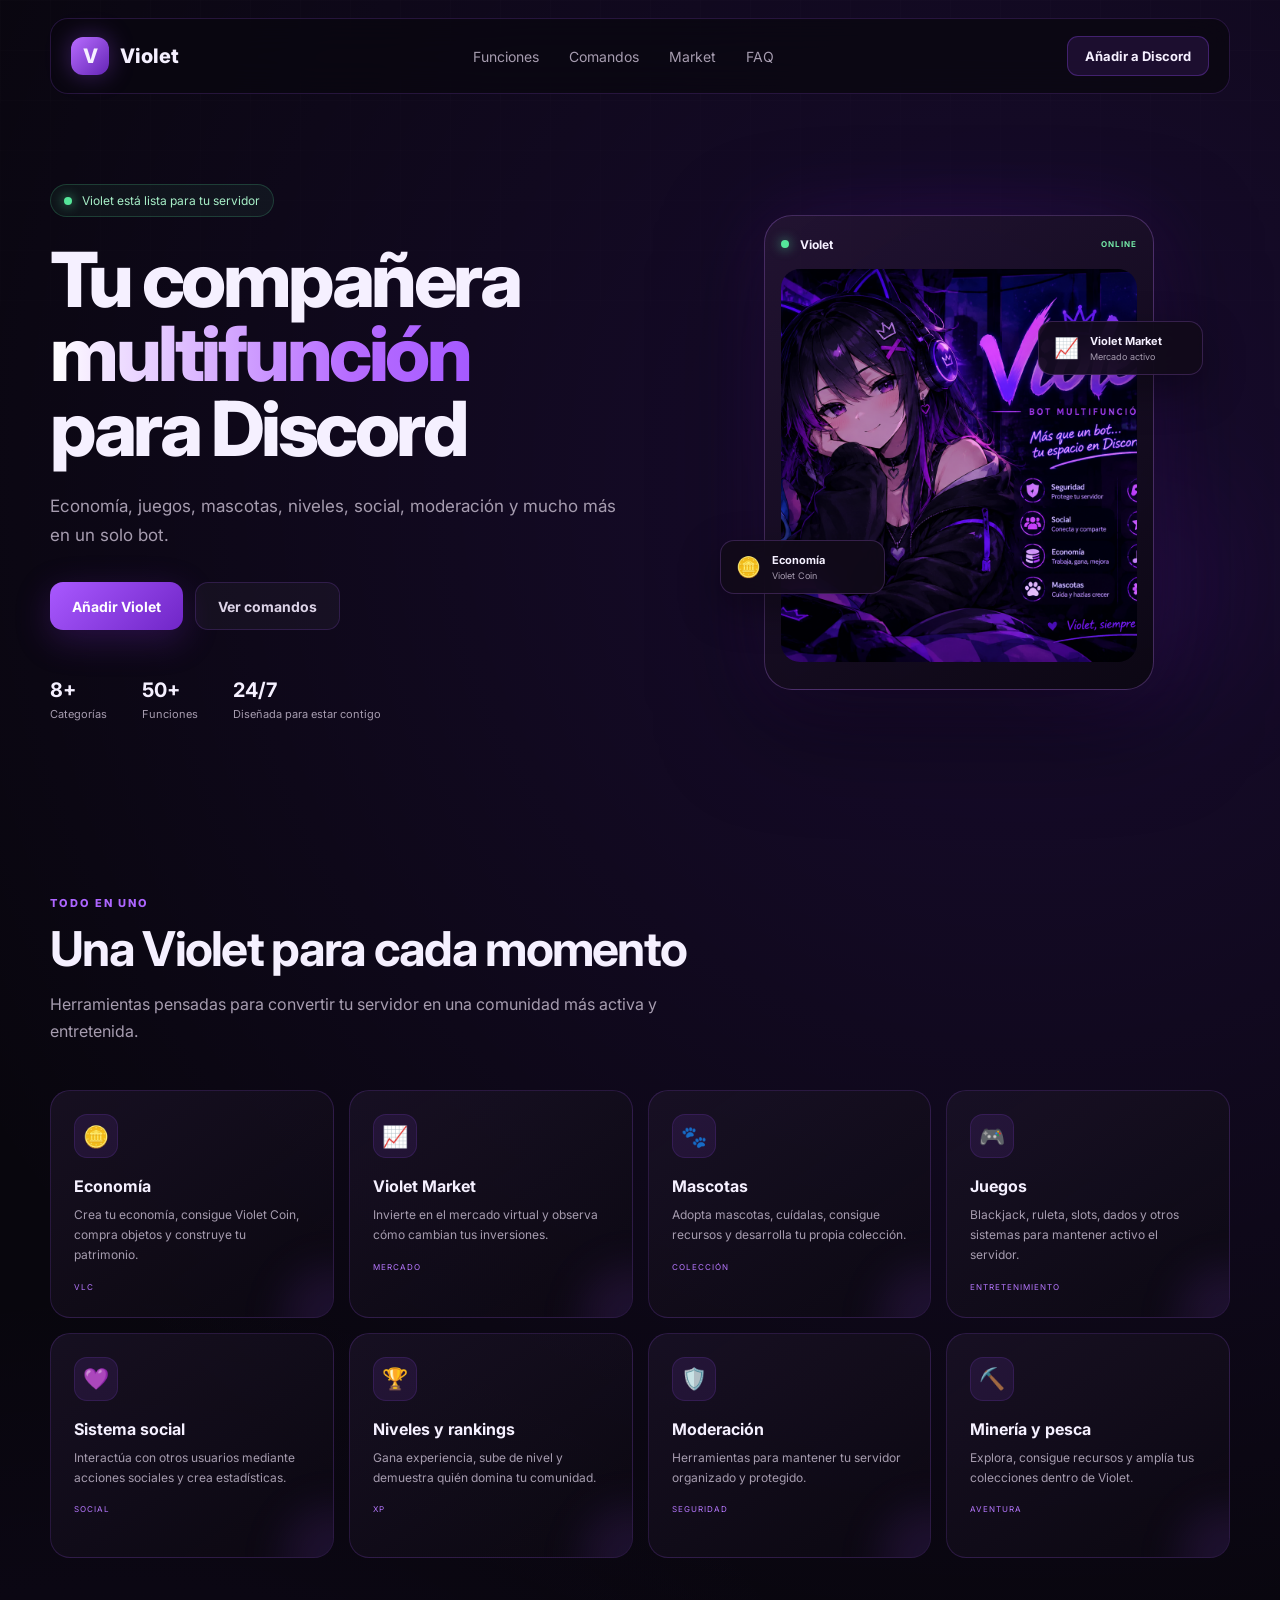
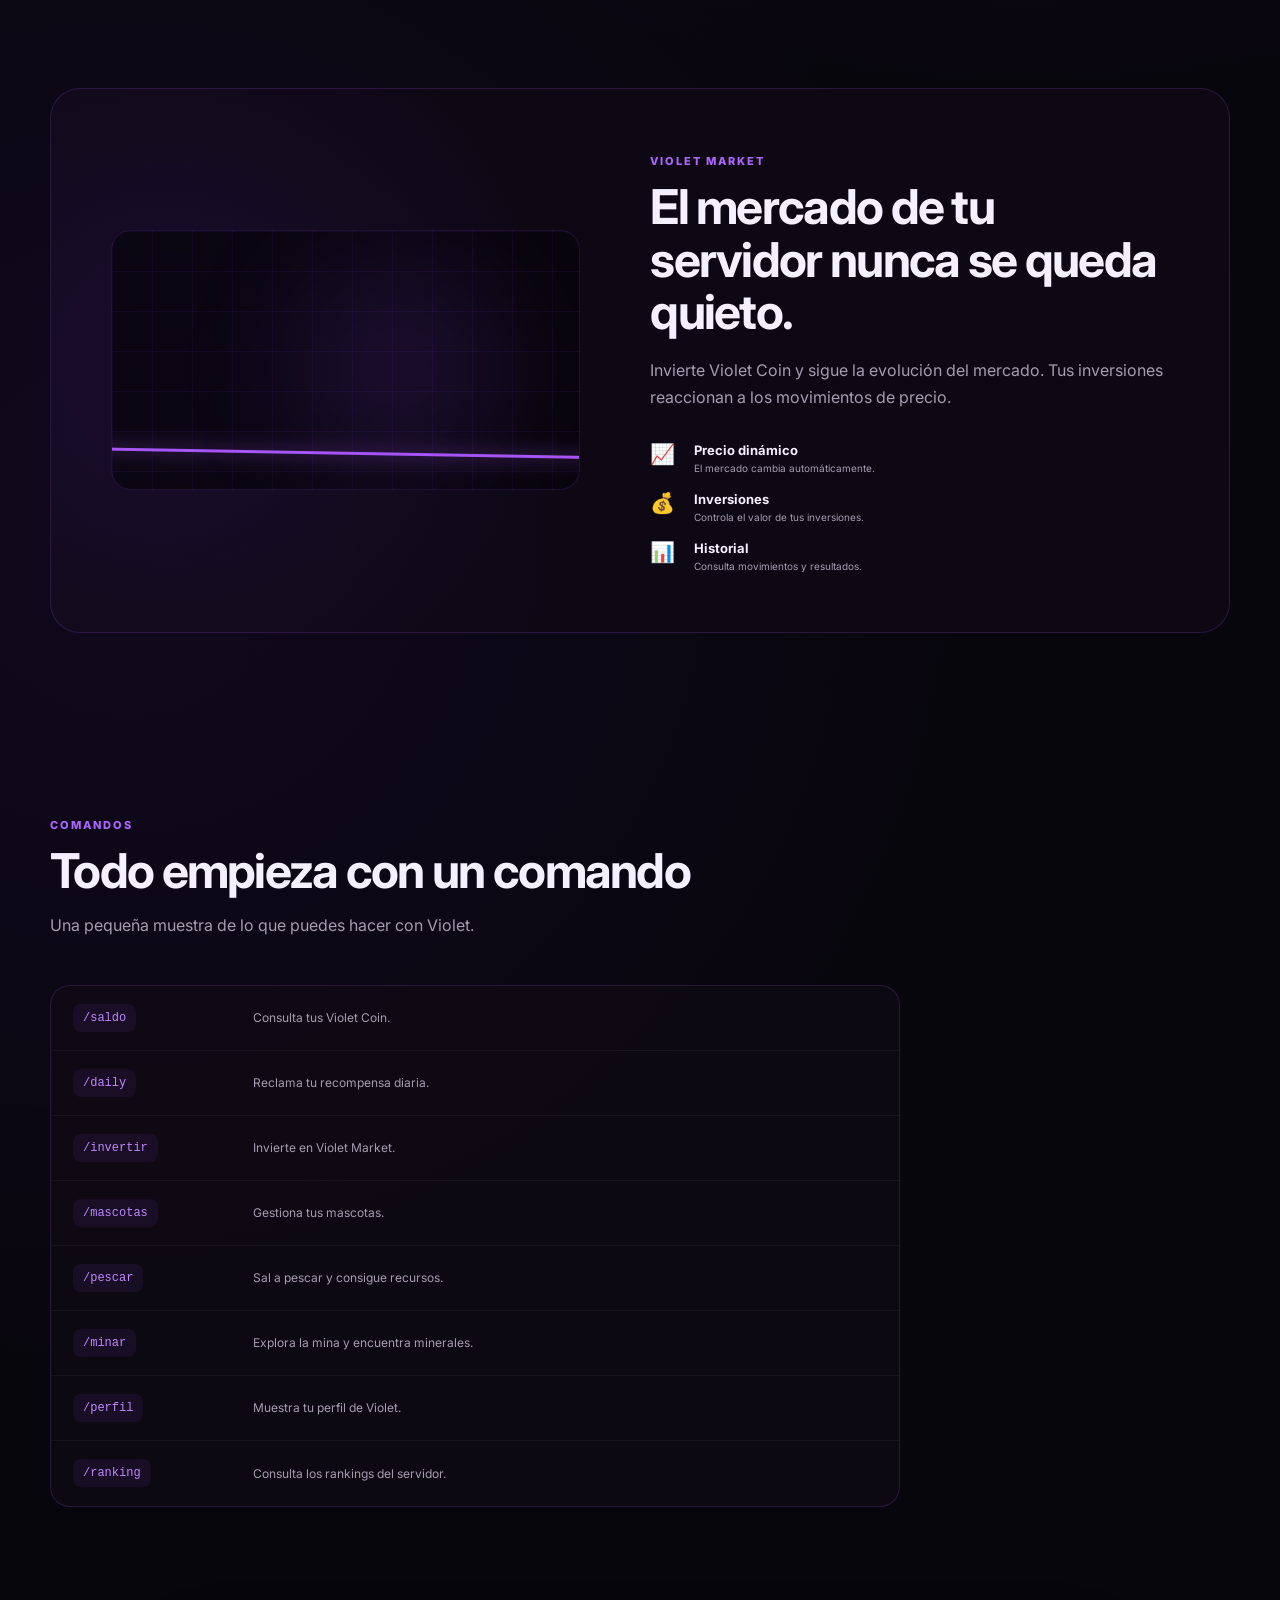
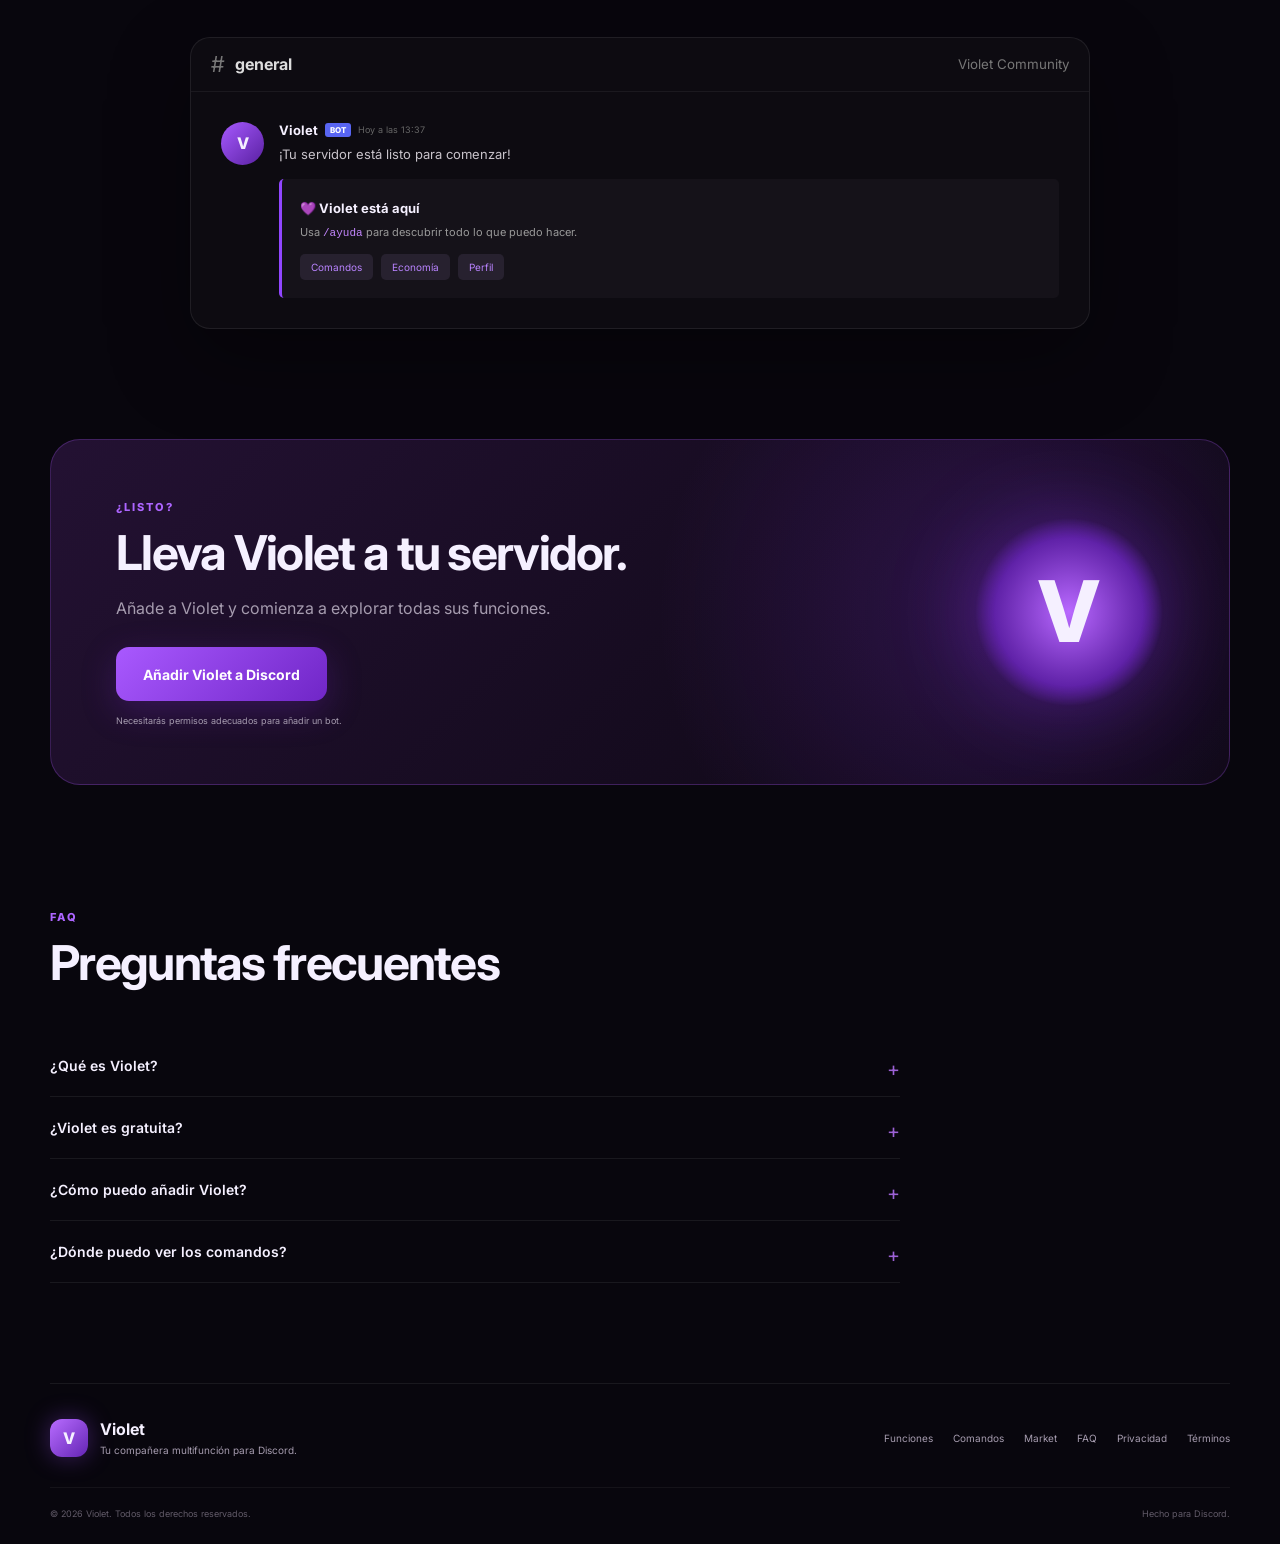
<file: docs/index.html>
<!DOCTYPE html>
<html lang="es">
<head>
    <meta charset="UTF-8">
    <meta name="viewport" content="width=device-width, initial-scale=1.0">

    <title>Violet — Tu compañera multifunción para Discord</title>
    <meta name="description" content="Violet es un bot multifunción para Discord con economía, juegos, mascotas, niveles, moderación, Violet Market y mucho más.">

    <link rel="stylesheet" href="style.css">
</head>

<body>

    <!-- NAVBAR -->
    <header class="navbar">
        <a href="#inicio" class="brand">
            <div class="brand-icon">V</div>
            <span>Violet</span>
        </a>

        <nav>
            <a href="#funciones">Funciones</a>
            <a href="#comandos">Comandos</a>
            <a href="#market">Market</a>
            <a href="#faq">FAQ</a>
        </nav>

        <a href="#invitar" class="nav-button">
            Añadir a Discord
        </a>
    </header>


    <!-- HERO -->
    <main id="inicio">

        <section class="hero">

            <div class="hero-content">

                <div class="status-badge">
                    <span class="status-dot"></span>
                    Violet está lista para tu servidor
                </div>

                <h1>
                    Tu compañera
                    <span>multifunción</span>
                    para Discord
                </h1>

                <p class="hero-description">
                    Economía, juegos, mascotas, niveles, social,
                    moderación y mucho más en un solo bot.
                </p>

                <div class="hero-buttons">
                    <a href="#invitar" class="button primary">
                        Añadir Violet
                    </a>

                    <a href="#comandos" class="button secondary">
                        Ver comandos
                    </a>
                </div>

                <div class="hero-stats">
                    <div>
                        <strong>8+</strong>
                        <span>Categorías</span>
                    </div>

                    <div>
                        <strong>50+</strong>
                        <span>Funciones</span>
                    </div>

                    <div>
                        <strong>24/7</strong>
                        <span>Diseñada para estar contigo</span>
                    </div>
                </div>

            </div>


            <div class="hero-visual">

                <div class="glow glow-one"></div>
                <div class="glow glow-two"></div>

                <div class="violet-card">

                    <div class="card-top">
                        <span class="online-dot"></span>
                        <span>Violet</span>
                        <small>ONLINE</small>
                    </div>

                    <img
                        src="assets/violet_panel.png"
                        alt="Violet"
                        onerror="this.style.display='none'; document.getElementById('imageFallback').style.display='flex';"
                    >

                    <div id="imageFallback" class="image-fallback">
                        V
                    </div>

                    <div class="floating-card card-economy">
                        <span>🪙</span>
                        <div>
                            <b>Economía</b>
                            <small>Violet Coin</small>
                        </div>
                    </div>

                    <div class="floating-card card-market">
                        <span>📈</span>
                        <div>
                            <b>Violet Market</b>
                            <small>Mercado activo</small>
                        </div>
                    </div>

                </div>

            </div>

        </section>


        <!-- FEATURES -->
        <section id="funciones" class="section">

            <div class="section-heading">
                <span class="section-label">TODO EN UNO</span>
                <h2>Una Violet para cada momento</h2>
                <p>
                    Herramientas pensadas para convertir tu servidor
                    en una comunidad más activa y entretenida.
                </p>
            </div>


            <div class="feature-grid">

                <article class="feature-card">
                    <div class="feature-icon">🪙</div>
                    <h3>Economía</h3>
                    <p>
                        Crea tu economía, consigue Violet Coin,
                        compra objetos y construye tu patrimonio.
                    </p>
                    <span class="feature-tag">VLC</span>
                </article>


                <article class="feature-card">
                    <div class="feature-icon">📈</div>
                    <h3>Violet Market</h3>
                    <p>
                        Invierte en el mercado virtual y observa
                        cómo cambian tus inversiones.
                    </p>
                    <span class="feature-tag">MERCADO</span>
                </article>


                <article class="feature-card">
                    <div class="feature-icon">🐾</div>
                    <h3>Mascotas</h3>
                    <p>
                        Adopta mascotas, cuídalas, consigue recursos
                        y desarrolla tu propia colección.
                    </p>
                    <span class="feature-tag">COLECCIÓN</span>
                </article>


                <article class="feature-card">
                    <div class="feature-icon">🎮</div>
                    <h3>Juegos</h3>
                    <p>
                        Blackjack, ruleta, slots, dados y otros
                        sistemas para mantener activo el servidor.
                    </p>
                    <span class="feature-tag">ENTRETENIMIENTO</span>
                </article>


                <article class="feature-card">
                    <div class="feature-icon">💜</div>
                    <h3>Sistema social</h3>
                    <p>
                        Interactúa con otros usuarios mediante
                        acciones sociales y crea estadísticas.
                    </p>
                    <span class="feature-tag">SOCIAL</span>
                </article>


                <article class="feature-card">
                    <div class="feature-icon">🏆</div>
                    <h3>Niveles y rankings</h3>
                    <p>
                        Gana experiencia, sube de nivel y demuestra
                        quién domina tu comunidad.
                    </p>
                    <span class="feature-tag">XP</span>
                </article>


                <article class="feature-card">
                    <div class="feature-icon">🛡️</div>
                    <h3>Moderación</h3>
                    <p>
                        Herramientas para mantener tu servidor
                        organizado y protegido.
                    </p>
                    <span class="feature-tag">SEGURIDAD</span>
                </article>


                <article class="feature-card">
                    <div class="feature-icon">⛏️</div>
                    <h3>Minería y pesca</h3>
                    <p>
                        Explora, consigue recursos y amplía
                        tus colecciones dentro de Violet.
                    </p>
                    <span class="feature-tag">AVENTURA</span>
                </article>

            </div>

        </section>


        <!-- MARKET -->
        <section id="market" class="market-section">

            <div class="market-visual">
                <div class="market-chart">
                    <div class="chart-line"></div>
                    <div class="chart-glow"></div>
                </div>
            </div>


            <div class="market-content">

                <span class="section-label">VIOLET MARKET</span>

                <h2>
                    El mercado de tu servidor
                    nunca se queda quieto.
                </h2>

                <p>
                    Invierte Violet Coin y sigue la evolución del
                    mercado. Tus inversiones reaccionan a los
                    movimientos de precio.
                </p>

                <div class="market-features">

                    <div>
                        <span>📈</span>
                        <strong>Precio dinámico</strong>
                        <small>El mercado cambia automáticamente.</small>
                    </div>

                    <div>
                        <span>💰</span>
                        <strong>Inversiones</strong>
                        <small>Controla el valor de tus inversiones.</small>
                    </div>

                    <div>
                        <span>📊</span>
                        <strong>Historial</strong>
                        <small>Consulta movimientos y resultados.</small>
                    </div>

                </div>

            </div>

        </section>


        <!-- COMMANDS -->
        <section id="comandos" class="section commands-section">

            <div class="section-heading">
                <span class="section-label">COMANDOS</span>
                <h2>Todo empieza con un comando</h2>
                <p>
                    Una pequeña muestra de lo que puedes hacer con Violet.
                </p>
            </div>


            <div class="commands-panel">

                <div class="command-row">
                    <code>/saldo</code>
                    <span>Consulta tus Violet Coin.</span>
                </div>

                <div class="command-row">
                    <code>/daily</code>
                    <span>Reclama tu recompensa diaria.</span>
                </div>

                <div class="command-row">
                    <code>/invertir</code>
                    <span>Invierte en Violet Market.</span>
                </div>

                <div class="command-row">
                    <code>/mascotas</code>
                    <span>Gestiona tus mascotas.</span>
                </div>

                <div class="command-row">
                    <code>/pescar</code>
                    <span>Sal a pescar y consigue recursos.</span>
                </div>

                <div class="command-row">
                    <code>/minar</code>
                    <span>Explora la mina y encuentra minerales.</span>
                </div>

                <div class="command-row">
                    <code>/perfil</code>
                    <span>Muestra tu perfil de Violet.</span>
                </div>

                <div class="command-row">
                    <code>/ranking</code>
                    <span>Consulta los rankings del servidor.</span>
                </div>

            </div>

        </section>


        <!-- DISCORD PREVIEW -->
        <section class="discord-section">

            <div class="discord-window">

                <div class="discord-header">
                    <span>#</span>
                    <b>general</b>
                    <small>Violet Community</small>
                </div>

                <div class="discord-message">

                    <div class="discord-avatar">V</div>

                    <div class="discord-text">

                        <div>
                            <strong>Violet</strong>
                            <span class="bot-badge">BOT</span>
                            <small>Hoy a las 13:37</small>
                        </div>

                        <p>
                            ¡Tu servidor está listo para comenzar!
                        </p>

                        <div class="discord-embed">

                            <strong>💜 Violet está aquí</strong>

                            <p>
                                Usa <code>/ayuda</code> para descubrir
                                todo lo que puedo hacer.
                            </p>

                            <div class="discord-buttons">
                                <button>Comandos</button>
                                <button>Economía</button>
                                <button>Perfil</button>
                            </div>

                        </div>

                    </div>

                </div>

            </div>

        </section>


        <!-- INVITE -->
        <section id="invitar" class="invite-section">

            <div class="invite-box">

                <div class="invite-content">

                    <span class="section-label">¿LISTO?</span>

                    <h2>
                        Lleva Violet
                        a tu servidor.
                    </h2>

                    <p>
                        Añade a Violet y comienza a explorar
                        todas sus funciones.
                    </p>

                    <a
                        href="https://discord.com/oauth2/authorize?client_id=1545625028714958990&permissions=8&scope=bot%20applications.commands"
                        class="button primary large"
                        target="_blank"
                        rel="noopener noreferrer"
                    >
                        Añadir Violet a Discord
                    </a>

                    <p class="invite-note">
                        Necesitarás permisos adecuados para añadir un bot.
                    </p>

                </div>

                <div class="invite-orb">
                    <span>V</span>
                </div>

            </div>

        </section>


        <!-- FAQ -->
        <section id="faq" class="section faq-section">

            <div class="section-heading">
                <span class="section-label">FAQ</span>
                <h2>Preguntas frecuentes</h2>
            </div>


            <div class="faq-list">

                <details>
                    <summary>¿Qué es Violet?</summary>
                    <p>
                        Violet es un bot multifunción para Discord
                        diseñado para combinar entretenimiento,
                        economía, sistemas sociales y herramientas
                        para comunidades.
                    </p>
                </details>

                <details>
                    <summary>¿Violet es gratuita?</summary>
                    <p>
                        Las funciones principales de Violet están
                        diseñadas para utilizarse directamente
                        dentro de Discord.
                    </p>
                </details>

                <details>
                    <summary>¿Cómo puedo añadir Violet?</summary>
                    <p>
                        Utiliza el botón "Añadir Violet a Discord"
                        para iniciar el proceso de autorización.
                    </p>
                </details>

                <details>
                    <summary>¿Dónde puedo ver los comandos?</summary>
                    <p>
                        Puedes consultar los comandos disponibles
                        directamente desde Discord utilizando
                        el sistema de ayuda de Violet.
                    </p>
                </details>

            </div>

        </section>

    </main>


    <!-- FOOTER -->
    <footer>

        <div class="footer-main">

            <div class="footer-brand">
                <div class="brand-icon">V</div>

                <div>
                    <strong>Violet</strong>
                    <p>Tu compañera multifunción para Discord.</p>
                </div>
            </div>


            <div class="footer-links">

                <a href="#funciones">Funciones</a>
                <a href="#comandos">Comandos</a>
                <a href="#market">Market</a>
                <a href="#faq">FAQ</a>
                <a href="privacy.html">Privacidad</a>
                <a href="#">Términos</a>

            </div>

        </div>


        <div class="footer-bottom">
            <span>© 2026 Violet. Todos los derechos reservados.</span>
            <span>Hecho para Discord.</span>
        </div>

    </footer>


    <script src="script.js?v=7ddc59e"></script>

</body>
</html>
</file>
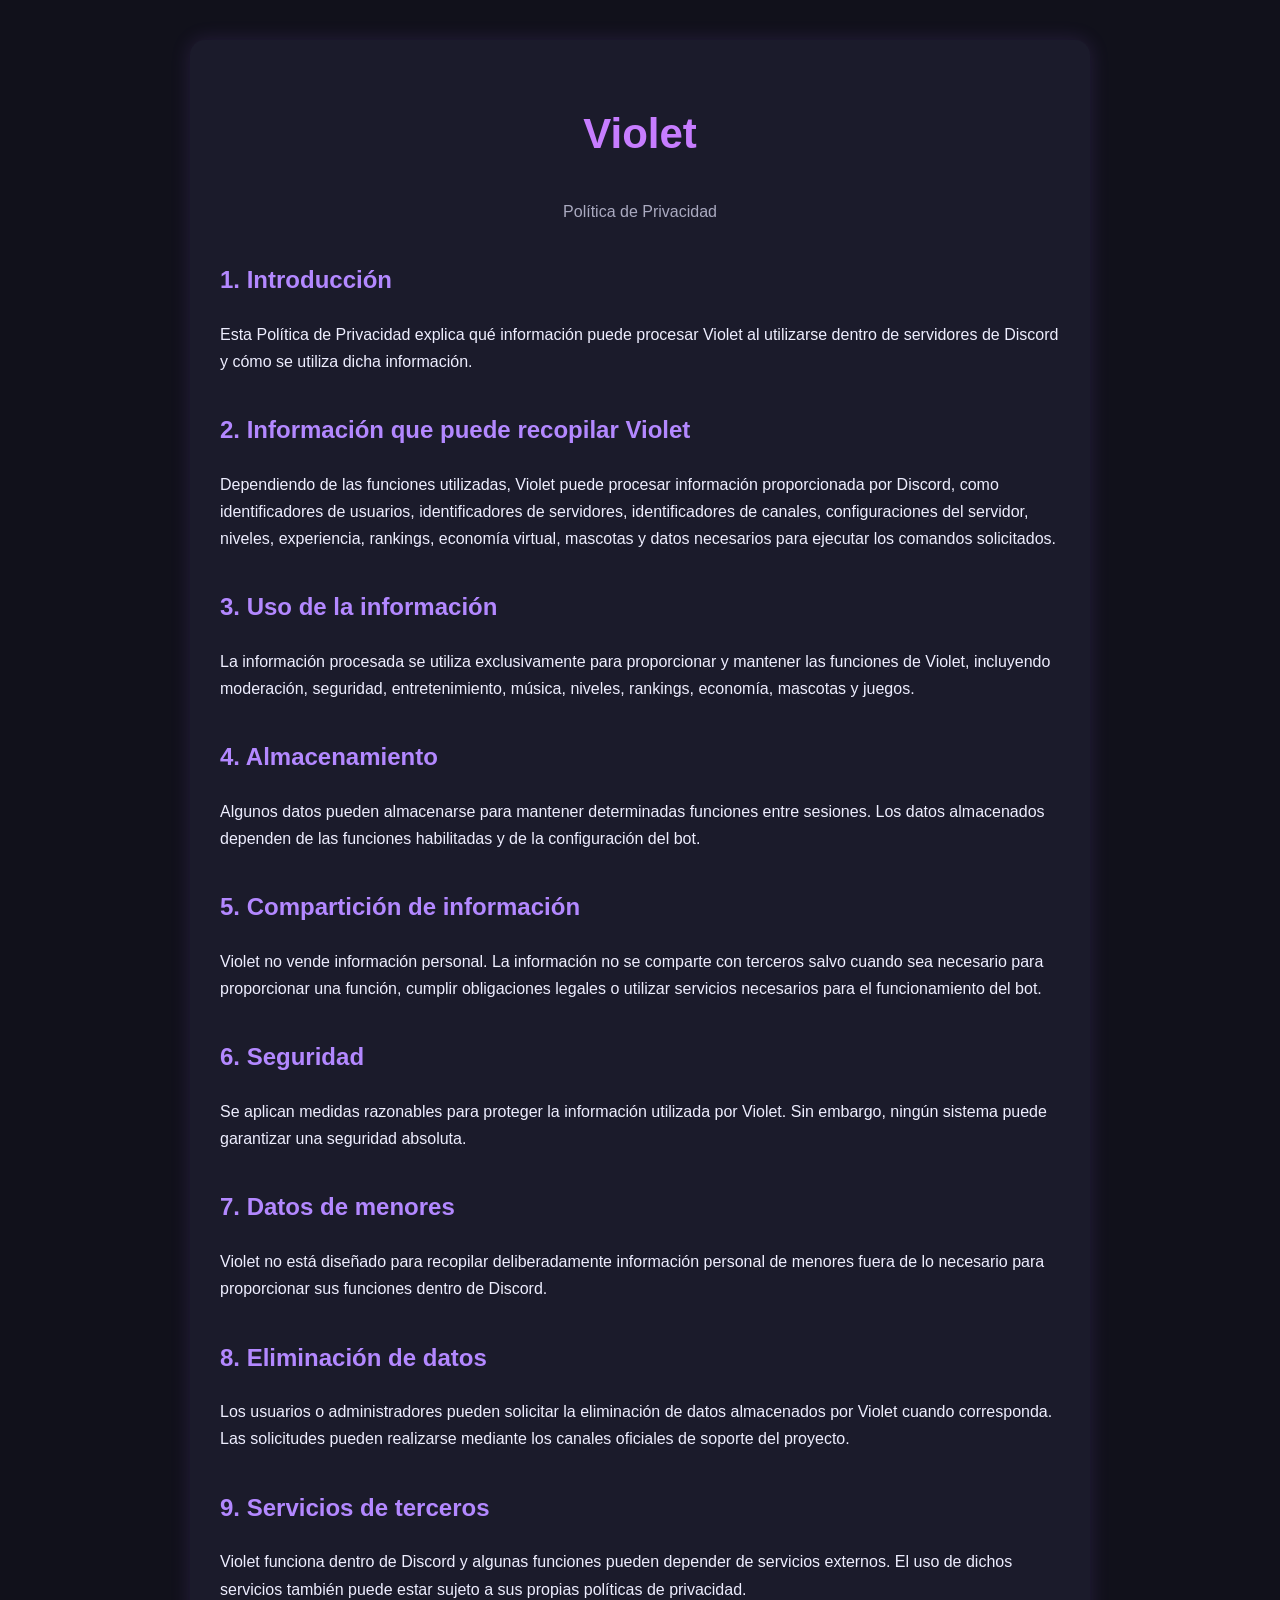
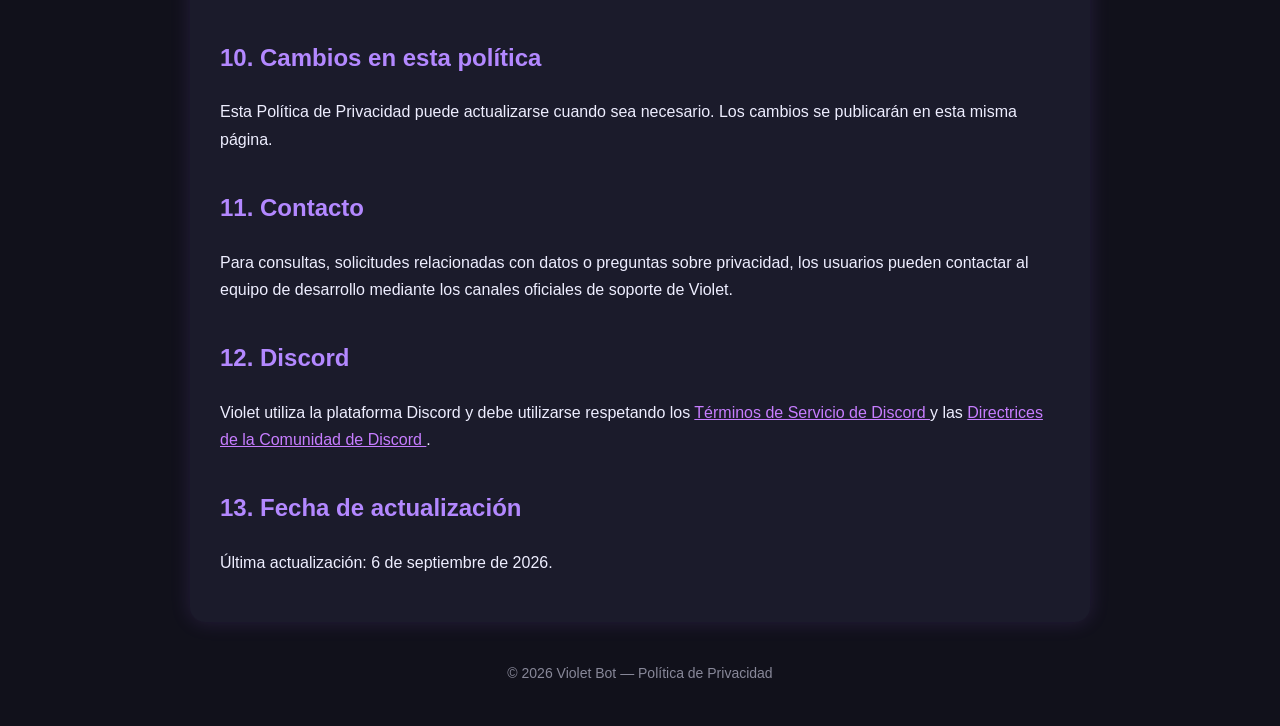
<file: docs/privacy.html>
<!DOCTYPE html>
<html lang="es">
<head>
    <meta charset="UTF-8">
    <meta name="viewport" content="width=device-width, initial-scale=1.0">
    <title>Política de Privacidad - Violet</title>
    <style>
        body {
            margin: 0;
            font-family: Arial, sans-serif;
            background: #11111b;
            color: #eeeeff;
            line-height: 1.7;
        }

        .container {
            max-width: 900px;
            margin: auto;
            padding: 40px 20px;
        }

        .card {
            background: #1b1b2b;
            padding: 30px;
            border-radius: 15px;
            box-shadow: 0 0 20px rgba(160, 100, 255, 0.15);
        }

        h1 {
            text-align: center;
            color: #c77dff;
            font-size: 42px;
        }

        h2 {
            color: #b388ff;
            margin-top: 35px;
        }

        .subtitle {
            text-align: center;
            color: #aaaac0;
        }

        footer {
            margin-top: 40px;
            text-align: center;
            color: #888899;
            font-size: 14px;
        }

        a {
            color: #c77dff;
        }
    </style>
</head>

<body>
<div class="container">
    <div class="card">

        <h1>Violet</h1>
        <p class="subtitle">Política de Privacidad</p>

        <h2>1. Introducción</h2>
        <p>
            Esta Política de Privacidad explica qué información puede procesar
            Violet al utilizarse dentro de servidores de Discord y cómo se
            utiliza dicha información.
        </p>

        <h2>2. Información que puede recopilar Violet</h2>
        <p>
            Dependiendo de las funciones utilizadas, Violet puede procesar
            información proporcionada por Discord, como identificadores de
            usuarios, identificadores de servidores, identificadores de
            canales, configuraciones del servidor, niveles, experiencia,
            rankings, economía virtual, mascotas y datos necesarios para
            ejecutar los comandos solicitados.
        </p>

        <h2>3. Uso de la información</h2>
        <p>
            La información procesada se utiliza exclusivamente para proporcionar
            y mantener las funciones de Violet, incluyendo moderación, seguridad,
            entretenimiento, música, niveles, rankings, economía, mascotas y
            juegos.
        </p>

        <h2>4. Almacenamiento</h2>
        <p>
            Algunos datos pueden almacenarse para mantener determinadas
            funciones entre sesiones. Los datos almacenados dependen de las
            funciones habilitadas y de la configuración del bot.
        </p>

        <h2>5. Compartición de información</h2>
        <p>
            Violet no vende información personal. La información no se comparte
            con terceros salvo cuando sea necesario para proporcionar una
            función, cumplir obligaciones legales o utilizar servicios
            necesarios para el funcionamiento del bot.
        </p>

        <h2>6. Seguridad</h2>
        <p>
            Se aplican medidas razonables para proteger la información utilizada
            por Violet. Sin embargo, ningún sistema puede garantizar una
            seguridad absoluta.
        </p>

        <h2>7. Datos de menores</h2>
        <p>
            Violet no está diseñado para recopilar deliberadamente información
            personal de menores fuera de lo necesario para proporcionar sus
            funciones dentro de Discord.
        </p>

        <h2>8. Eliminación de datos</h2>
        <p>
            Los usuarios o administradores pueden solicitar la eliminación de
            datos almacenados por Violet cuando corresponda. Las solicitudes
            pueden realizarse mediante los canales oficiales de soporte del
            proyecto.
        </p>

        <h2>9. Servicios de terceros</h2>
        <p>
            Violet funciona dentro de Discord y algunas funciones pueden
            depender de servicios externos. El uso de dichos servicios también
            puede estar sujeto a sus propias políticas de privacidad.
        </p>

        <h2>10. Cambios en esta política</h2>
        <p>
            Esta Política de Privacidad puede actualizarse cuando sea necesario.
            Los cambios se publicarán en esta misma página.
        </p>

        <h2>11. Contacto</h2>
        <p>
            Para consultas, solicitudes relacionadas con datos o preguntas
            sobre privacidad, los usuarios pueden contactar al equipo de
            desarrollo mediante los canales oficiales de soporte de Violet.
        </p>

        <h2>12. Discord</h2>
        <p>
            Violet utiliza la plataforma Discord y debe utilizarse respetando
            los
            <a href="https://discord.com/terms" target="_blank">
                Términos de Servicio de Discord
            </a>
            y las
            <a href="https://discord.com/guidelines" target="_blank">
                Directrices de la Comunidad de Discord
            </a>.
        </p>

        <h2>13. Fecha de actualización</h2>
        <p>
            Última actualización: 6 de septiembre de 2026.
        </p>

    </div>

    <footer>
        © 2026 Violet Bot — Política de Privacidad
    </footer>
</div>
</body>
</html>
</file>
<file: docs/style.css>
@import url('https://fonts.googleapis.com/css2?family=Inter:wght@400;500;600;700;800&display=swap');

:root {
    --bg: #08060d;
    --bg-secondary: #0d0a14;
    --card: rgba(20, 15, 31, 0.82);
    --card-border: rgba(168, 92, 255, 0.18);
    --purple: #9b4dff;
    --purple-light: #c084ff;
    --purple-dark: #6425b5;
    --text: #f5f0ff;
    --text-secondary: #a69caf;
    --success: #55e69a;
    --radius: 20px;
    --max-width: 1180px;
}

* {
    margin: 0;
    padding: 0;
    box-sizing: border-box;
}

html {
    scroll-behavior: smooth;
}

body {
    font-family: 'Inter', sans-serif;
    background:
        radial-gradient(circle at 80% 10%, rgba(126, 45, 255, 0.14), transparent 28%),
        radial-gradient(circle at 10% 45%, rgba(126, 45, 255, 0.07), transparent 30%),
        var(--bg);
    color: var(--text);
    min-height: 100vh;
    overflow-x: hidden;
}

body::before {
    content: "";
    position: fixed;
    inset: 0;
    pointer-events: none;
    opacity: 0.025;
    background-image:
        linear-gradient(rgba(255,255,255,.5) 1px, transparent 1px),
        linear-gradient(90deg, rgba(255,255,255,.5) 1px, transparent 1px);
    background-size: 50px 50px;
    mask-image: linear-gradient(to bottom, black, transparent 80%);
}

a {
    color: inherit;
    text-decoration: none;
}

button {
    font-family: inherit;
}

.navbar {
    width: min(var(--max-width), calc(100% - 40px));
    height: 76px;
    margin: 18px auto 0;
    padding: 0 20px;
    display: flex;
    align-items: center;
    justify-content: space-between;
    gap: 25px;
    border: 1px solid var(--card-border);
    border-radius: 18px;
    background: rgba(10, 7, 16, 0.78);
    backdrop-filter: blur(18px);
    position: sticky;
    top: 15px;
    z-index: 100;
}

.brand {
    display: flex;
    align-items: center;
    gap: 11px;
    font-weight: 800;
    font-size: 20px;
}

.brand-icon {
    width: 38px;
    height: 38px;
    border-radius: 12px;
    display: grid;
    place-items: center;
    background: linear-gradient(135deg, #b86cff, #6425b5);
    box-shadow: 0 0 25px rgba(155, 77, 255, .35);
    font-weight: 800;
}

nav {
    display: flex;
    align-items: center;
    gap: 30px;
}

nav a {
    color: var(--text-secondary);
    font-size: 14px;
    transition: .2s;
}

nav a:hover {
    color: white;
}

.nav-button {
    padding: 11px 17px;
    border-radius: 11px;
    background: rgba(155, 77, 255, .12);
    border: 1px solid rgba(155, 77, 255, .3);
    font-size: 13px;
    font-weight: 700;
    transition: .2s;
}

.nav-button:hover {
    background: rgba(155, 77, 255, .25);
    transform: translateY(-1px);
}

.hero {
    width: min(var(--max-width), calc(100% - 40px));
    min-height: 680px;
    margin: auto;
    display: grid;
    grid-template-columns: 1.05fr .95fr;
    align-items: center;
    gap: 40px;
    padding: 90px 0 70px;
}

.hero-content {
    position: relative;
    z-index: 2;
}

.status-badge {
    width: fit-content;
    padding: 8px 13px;
    border: 1px solid rgba(85, 230, 154, .2);
    background: rgba(85, 230, 154, .06);
    border-radius: 50px;
    color: #a7eec7;
    font-size: 12px;
    margin-bottom: 25px;
}

.status-dot,
.online-dot {
    display: inline-block;
    width: 8px;
    height: 8px;
    border-radius: 50%;
    background: var(--success);
    box-shadow: 0 0 12px rgba(85, 230, 154, .8);
    margin-right: 7px;
}

.hero h1 {
    max-width: 720px;
    font-size: clamp(44px, 6vw, 76px);
    line-height: .98;
    letter-spacing: -3.5px;
    font-weight: 800;
}

.hero h1 span {
    display: block;
    background: linear-gradient(90deg, #fff, #b66cff, #8c3fff);
    -webkit-background-clip: text;
    background-clip: text;
    color: transparent;
}

.hero-description {
    max-width: 570px;
    margin-top: 27px;
    color: var(--text-secondary);
    font-size: 17px;
    line-height: 1.7;
}

.hero-buttons {
    display: flex;
    flex-wrap: wrap;
    gap: 12px;
    margin-top: 32px;
}

.button {
    display: inline-flex;
    align-items: center;
    justify-content: center;
    min-height: 48px;
    padding: 0 22px;
    border-radius: 13px;
    font-size: 14px;
    font-weight: 700;
    transition: .25s;
}

.button.primary {
    color: white;
    background: linear-gradient(135deg, #a959ff, #7026c7);
    box-shadow: 0 10px 35px rgba(132, 42, 220, .25);
}

.button.primary:hover {
    transform: translateY(-3px);
    box-shadow: 0 15px 40px rgba(132, 42, 220, .4);
}

.button.secondary {
    border: 1px solid var(--card-border);
    background: rgba(255,255,255,.035);
    color: #ddd4e8;
}

.button.secondary:hover {
    background: rgba(155,77,255,.1);
    transform: translateY(-2px);
}

.button.large {
    min-height: 54px;
    padding: 0 27px;
}

.hero-stats {
    display: flex;
    gap: 35px;
    margin-top: 48px;
}

.hero-stats div {
    display: flex;
    flex-direction: column;
    gap: 5px;
}

.hero-stats strong {
    font-size: 20px;
}

.hero-stats span {
    color: var(--text-secondary);
    font-size: 11px;
}

.hero-visual {
    position: relative;
    min-height: 500px;
    display: grid;
    place-items: center;
}

.glow {
    position: absolute;
    border-radius: 50%;
    filter: blur(70px);
    pointer-events: none;
}

.glow-one {
    width: 250px;
    height: 250px;
    background: rgba(145, 48, 255, .22);
    top: 70px;
}

.glow-two {
    width: 180px;
    height: 180px;
    background: rgba(104, 33, 198, .18);
    bottom: 30px;
    right: 10px;
}

.violet-card {
    width: min(390px, 80vw);
    aspect-ratio: .82;
    border: 1px solid rgba(190, 121, 255, .28);
    border-radius: 28px;
    background:
        linear-gradient(145deg, rgba(35, 20, 51, .9), rgba(12, 8, 19, .94));
    box-shadow:
        0 30px 100px rgba(0,0,0,.5),
        0 0 80px rgba(130, 44, 220, .18);
    position: relative;
    overflow: visible;
    padding: 16px;
}

.violet-card img {
    width: 100%;
    height: calc(100% - 48px);
    object-fit: cover;
    object-position: center;
    border-radius: 19px;
    display: block;
    margin-top: 12px;
}

.card-top {
    height: 25px;
    display: flex;
    align-items: center;
    gap: 4px;
    font-size: 12px;
    font-weight: 700;
}

.card-top small {
    margin-left: auto;
    color: #74e9a7;
    font-size: 8px;
    letter-spacing: 1px;
}

.image-fallback {
    display: none;
    position: absolute;
    inset: 65px 16px 16px;
    border-radius: 19px;
    align-items: center;
    justify-content: center;
    font-size: 120px;
    font-weight: 800;
    background: linear-gradient(145deg, #522080, #160c21);
    color: #d6aaff;
}

.floating-card {
    position: absolute;
    display: flex;
    align-items: center;
    gap: 11px;
    padding: 12px 15px;
    border: 1px solid rgba(188, 115, 255, .22);
    background: rgba(17, 11, 25, .9);
    backdrop-filter: blur(15px);
    border-radius: 14px;
    box-shadow: 0 15px 40px rgba(0,0,0,.35);
    min-width: 165px;
}

.floating-card span {
    font-size: 20px;
}

.floating-card div {
    display: flex;
    flex-direction: column;
    gap: 3px;
}

.floating-card b {
    font-size: 11px;
}

.floating-card small {
    color: var(--text-secondary);
    font-size: 9px;
}

.card-economy {
    left: -45px;
    bottom: 95px;
}

.card-market {
    right: -50px;
    top: 105px;
}

.section {
    width: min(var(--max-width), calc(100% - 40px));
    margin: auto;
    padding: 100px 0;
}

.section-heading {
    max-width: 680px;
    margin-bottom: 45px;
}

.section-label {
    color: #ad65ff;
    font-size: 11px;
    letter-spacing: 2px;
    font-weight: 800;
}

.section-heading h2,
.market-content h2,
.invite-content h2 {
    margin-top: 12px;
    font-size: clamp(31px, 4vw, 48px);
    line-height: 1.1;
    letter-spacing: -1.7px;
}

.section-heading p {
    margin-top: 15px;
    color: var(--text-secondary);
    line-height: 1.7;
}

.feature-grid {
    display: grid;
    grid-template-columns: repeat(4, 1fr);
    gap: 15px;
}

.feature-card {
    min-height: 225px;
    padding: 23px;
    border-radius: var(--radius);
    border: 1px solid var(--card-border);
    background: linear-gradient(145deg, rgba(27, 19, 39, .76), rgba(12, 9, 17, .72));
    transition: .25s;
    position: relative;
    overflow: hidden;
}

.feature-card::after {
    content: "";
    position: absolute;
    width: 100px;
    height: 100px;
    right: -50px;
    bottom: -50px;
    border-radius: 50%;
    background: rgba(155, 77, 255, .12);
    filter: blur(20px);
}

.feature-card:hover {
    transform: translateY(-5px);
    border-color: rgba(170, 90, 255, .4);
}

.feature-icon {
    width: 44px;
    height: 44px;
    border-radius: 13px;
    display: grid;
    place-items: center;
    background: rgba(155,77,255,.1);
    border: 1px solid rgba(155,77,255,.15);
    font-size: 21px;
    margin-bottom: 18px;
}

.feature-card h3 {
    font-size: 16px;
}

.feature-card p {
    color: var(--text-secondary);
    font-size: 12px;
    line-height: 1.65;
    margin-top: 9px;
}

.feature-tag {
    display: inline-block;
    margin-top: 17px;
    font-size: 8px;
    letter-spacing: 1px;
    color: #b778ff;
}

.market-section {
    width: min(var(--max-width), calc(100% - 40px));
    margin: 30px auto 80px;
    padding: 60px;
    display: grid;
    grid-template-columns: .95fr 1.05fr;
    gap: 70px;
    align-items: center;
    border: 1px solid var(--card-border);
    border-radius: 30px;
    background:
        radial-gradient(circle at 10% 50%, rgba(140, 45, 255, .1), transparent 35%),
        rgba(16, 11, 23, .72);
}

.market-content > p {
    margin-top: 18px;
    color: var(--text-secondary);
    line-height: 1.7;
}

.market-features {
    margin-top: 30px;
    display: grid;
    gap: 17px;
}

.market-features div {
    display: grid;
    grid-template-columns: 34px 1fr;
    column-gap: 10px;
}

.market-features span {
    grid-row: span 2;
    font-size: 20px;
}

.market-features strong {
    font-size: 13px;
}

.market-features small {
    margin-top: 4px;
    color: var(--text-secondary);
    font-size: 10px;
}

.market-visual {
    min-height: 300px;
    display: grid;
    place-items: center;
}

.market-chart {
    width: 100%;
    height: 260px;
    position: relative;
    overflow: hidden;
    border-radius: 20px;
    border: 1px solid rgba(155,77,255,.16);
    background:
        linear-gradient(rgba(155,77,255,.06) 1px, transparent 1px),
        linear-gradient(90deg, rgba(155,77,255,.06) 1px, transparent 1px),
        rgba(7,5,10,.7);
    background-size: 40px 40px;
}

.chart-line {
    position: absolute;
    width: 120%;
    height: 70%;
    left: -5%;
    top: 17%;
    border-bottom: 3px solid #a855f7;
    transform: rotate(-7deg) skewY(8deg);
    filter: drop-shadow(0 0 9px rgba(168,85,247,.8));
}

.chart-glow {
    position: absolute;
    width: 220px;
    height: 220px;
    right: 15%;
    top: 10%;
    border-radius: 50%;
    background: rgba(155,77,255,.12);
    filter: blur(55px);
}

.commands-panel {
    max-width: 850px;
    border: 1px solid var(--card-border);
    border-radius: 20px;
    overflow: hidden;
    background: rgba(15, 10, 21, .8);
}

.command-row {
    min-height: 65px;
    display: grid;
    grid-template-columns: 180px 1fr;
    align-items: center;
    padding: 0 22px;
    border-bottom: 1px solid rgba(255,255,255,.045);
}

.command-row:last-child {
    border-bottom: 0;
}

.command-row code {
    width: fit-content;
    padding: 7px 10px;
    border-radius: 8px;
    color: #c187ff;
    background: rgba(155,77,255,.08);
    font-size: 12px;
}

.command-row span {
    color: var(--text-secondary);
    font-size: 12px;
}

.discord-section {
    width: min(var(--max-width), calc(100% - 40px));
    margin: 0 auto;
    padding: 30px 0 110px;
}

.discord-window {
    max-width: 900px;
    margin: auto;
    border-radius: 20px;
    border: 1px solid rgba(255,255,255,.08);
    overflow: hidden;
    background: #0d0b11;
    box-shadow: 0 30px 80px rgba(0,0,0,.35);
}

.discord-header {
    height: 54px;
    padding: 0 20px;
    display: flex;
    align-items: center;
    gap: 10px;
    border-bottom: 1px solid rgba(255,255,255,.06);
    color: #ddd;
}

.discord-header > span {
    color: #777;
    font-size: 22px;
}

.discord-header small {
    margin-left: auto;
    color: #777;
}

.discord-message {
    display: flex;
    gap: 15px;
    padding: 30px;
}

.discord-avatar {
    width: 43px;
    height: 43px;
    flex-shrink: 0;
    border-radius: 50%;
    display: grid;
    place-items: center;
    background: linear-gradient(135deg, #a75aff, #5920a1);
    font-weight: 800;
}

.discord-text {
    flex: 1;
}

.discord-text > div:first-child {
    display: flex;
    align-items: center;
    gap: 7px;
}

.discord-text strong {
    font-size: 13px;
}

.discord-text small {
    color: #666;
    font-size: 9px;
}

.bot-badge {
    padding: 2px 5px;
    border-radius: 3px;
    background: #5865f2;
    color: white;
    font-size: 8px;
    font-weight: 800;
}

.discord-text > p {
    margin-top: 8px;
    color: #c8c3ca;
    font-size: 13px;
}

.discord-embed {
    margin-top: 17px;
    padding: 18px;
    border-left: 3px solid #9146ff;
    border-radius: 5px;
    background: #151219;
}

.discord-embed > strong {
    font-size: 13px;
}

.discord-embed p {
    margin-top: 8px;
    color: #999;
    font-size: 11px;
}

.discord-embed code {
    color: #c487ff;
}

.discord-buttons {
    display: flex;
    gap: 8px;
    margin-top: 15px;
}

.discord-buttons button {
    border: 0;
    border-radius: 5px;
    padding: 7px 11px;
    background: #27212f;
    color: #b983ff;
    font-size: 10px;
}

.invite-section {
    width: min(var(--max-width), calc(100% - 40px));
    margin: 0 auto 100px;
}

.invite-box {
    min-height: 330px;
    padding: 55px 65px;
    border-radius: 30px;
    border: 1px solid rgba(170,90,255,.25);
    background:
        radial-gradient(circle at 80% 50%, rgba(150,55,255,.2), transparent 35%),
        linear-gradient(135deg, rgba(39,19,55,.9), rgba(13,8,18,.9));
    display: flex;
    align-items: center;
    justify-content: space-between;
    gap: 40px;
    overflow: hidden;
}

.invite-content {
    max-width: 620px;
}

.invite-content p {
    margin: 16px 0 25px;
    color: var(--text-secondary);
    line-height: 1.7;
}

.invite-note {
    font-size: 9px !important;
    margin: 12px 0 0 !important;
}

.invite-orb {
    width: 190px;
    height: 190px;
    flex-shrink: 0;
    display: grid;
    place-items: center;
    border-radius: 50%;
    background: radial-gradient(circle, #b969ff, #6022a8 55%, transparent 70%);
    filter: drop-shadow(0 0 45px rgba(145,50,255,.45));
}

.invite-orb span {
    font-size: 85px;
    font-weight: 800;
}

.faq-section {
    padding-top: 20px;
}

.faq-list {
    max-width: 850px;
}

details {
    border-bottom: 1px solid rgba(255,255,255,.07);
}

summary {
    cursor: pointer;
    list-style: none;
    padding: 22px 0;
    font-size: 14px;
    font-weight: 600;
}

summary::-webkit-details-marker {
    display: none;
}

summary::after {
    content: "+";
    float: right;
    color: #9c61d5;
    font-size: 20px;
    font-weight: 400;
}

details[open] summary::after {
    content: "−";
}

details p {
    padding: 0 30px 22px 0;
    color: var(--text-secondary);
    font-size: 12px;
    line-height: 1.7;
}

footer {
    width: min(var(--max-width), calc(100% - 40px));
    margin: auto;
    padding: 35px 0 25px;
    border-top: 1px solid rgba(255,255,255,.07);
}

.footer-main {
    display: flex;
    justify-content: space-between;
    gap: 30px;
}

.footer-brand {
    display: flex;
    gap: 12px;
    align-items: center;
}

.footer-brand p {
    color: var(--text-secondary);
    font-size: 10px;
    margin-top: 5px;
}

.footer-links {
    display: flex;
    flex-wrap: wrap;
    gap: 20px;
    align-items: center;
}

.footer-links a {
    color: var(--text-secondary);
    font-size: 10px;
}

.footer-links a:hover {
    color: white;
}

.footer-bottom {
    margin-top: 30px;
    padding-top: 20px;
    border-top: 1px solid rgba(255,255,255,.05);
    display: flex;
    justify-content: space-between;
    color: #625b69;
    font-size: 9px;
}


/* =========================
   RESPONSIVE
========================= */

@media (max-width: 950px) {

    .hero {
        grid-template-columns: 1fr;
        text-align: center;
        padding-top: 70px;
    }

    .hero-content {
        display: flex;
        flex-direction: column;
        align-items: center;
    }

    .hero-description {
        max-width: 650px;
    }

    .hero-visual {
        min-height: 480px;
    }

    .feature-grid {
        grid-template-columns: repeat(2, 1fr);
    }

    .market-section {
        grid-template-columns: 1fr;
        padding: 45px;
    }

    .market-content {
        text-align: center;
    }

    .market-features {
        text-align: left;
    }
}

@media (max-width: 700px) {

    .navbar {
        width: calc(100% - 20px);
        height: 65px;
        padding: 0 13px;
        margin-top: 10px;
    }

    nav {
        display: none;
    }

    .nav-button {
        padding: 9px 11px;
        font-size: 10px;
    }

    .brand {
        font-size: 17px;
    }

    .brand-icon {
        width: 34px;
        height: 34px;
    }

    .hero {
        width: calc(100% - 30px);
        padding-top: 55px;
    }

    .hero h1 {
        font-size: 45px;
        letter-spacing: -2.4px;
    }

    .hero-description {
        font-size: 14px;
    }

    .hero-stats {
        gap: 20px;
        justify-content: center;
    }

    .hero-stats span {
        font-size: 9px;
    }

    .hero-visual {
        min-height: 400px;
    }

    .violet-card {
        width: 290px;
    }

    .card-economy {
        left: -15px;
        bottom: 65px;
        min-width: 140px;
    }

    .card-market {
        right: -15px;
        top: 75px;
        min-width: 140px;
    }

    .section {
        width: calc(100% - 30px);
        padding: 70px 0;
    }

    .section-heading h2,
    .market-content h2,
    .invite-content h2 {
        font-size: 32px;
    }

    .feature-grid {
        grid-template-columns: 1fr;
    }

    .feature-card {
        min-height: auto;
    }

    .market-section {
        width: calc(100% - 30px);
        padding: 30px 22px;
        gap: 30px;
    }

    .market-chart {
        height: 210px;
    }

    .commands-panel {
        width: 100%;
    }

    .command-row {
        grid-template-columns: 125px 1fr;
        padding: 0 13px;
        gap: 10px;
    }

    .command-row span {
        font-size: 10px;
    }

    .discord-section {
        width: calc(100% - 30px);
    }

    .discord-message {
        padding: 20px 15px;
    }

    .discord-header small {
        display: none;
    }

    .invite-section {
        width: calc(100% - 30px);
    }

    .invite-box {
        padding: 40px 25px;
        text-align: center;
        justify-content: center;
    }

    .invite-orb {
        display: none;
    }

    .footer-main {
        flex-direction: column;
    }

    .footer-links {
        gap: 13px;
    }

    .footer-bottom {
        flex-direction: column;
        gap: 8px;
    }
}

@media (max-width: 400px) {

    .hero h1 {
        font-size: 38px;
    }

    .hero-buttons {
        width: 100%;
        flex-direction: column;
    }

    .button {
        width: 100%;
    }

    .floating-card {
        transform: scale(.85);
    }

    .card-economy {
        left: -35px;
    }

    .card-market {
        right: -35px;
    }
}
</file>
